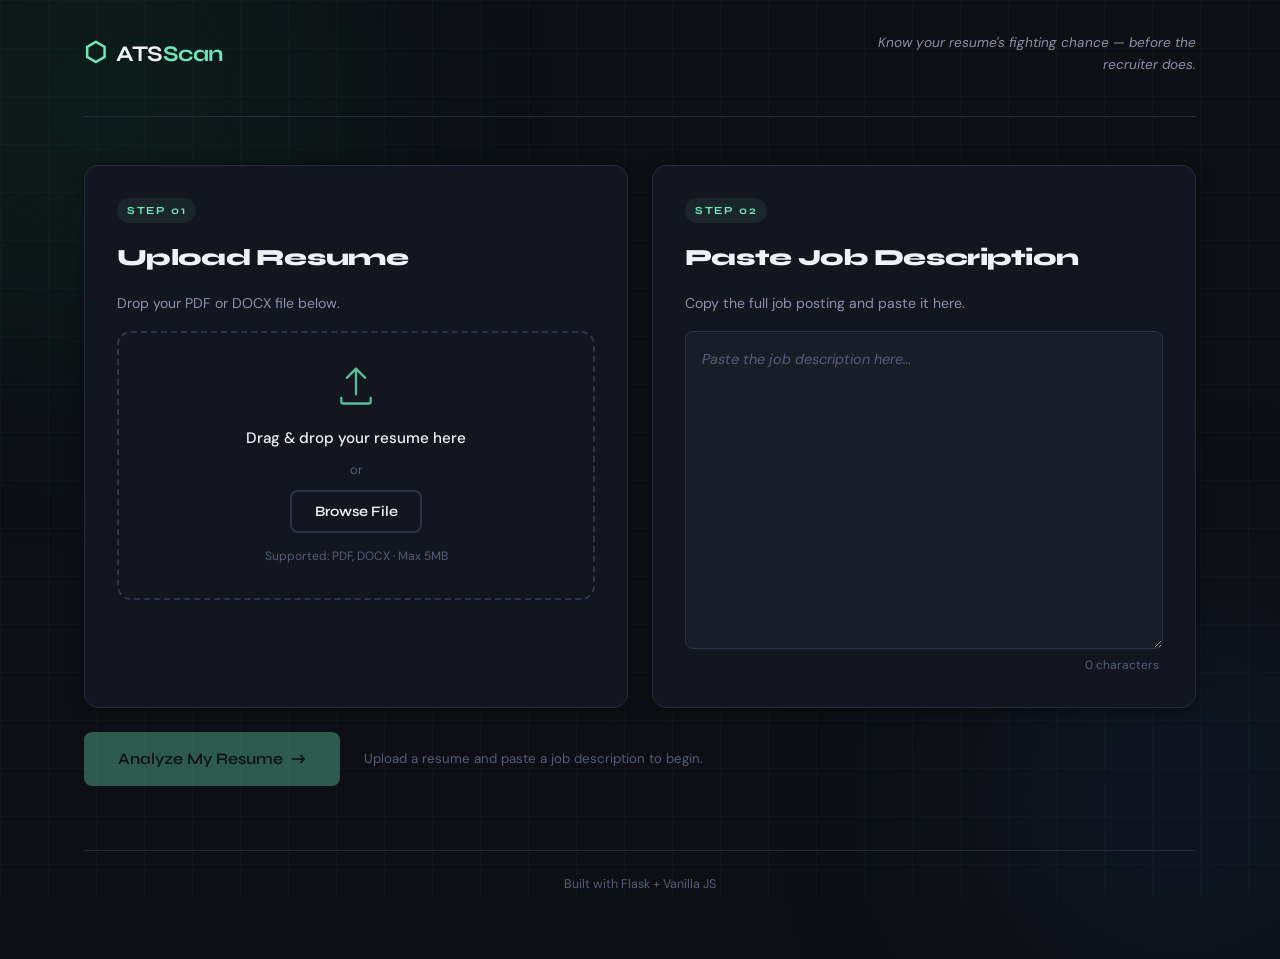
<file: frontend/index.html>
<!DOCTYPE html>
<html lang="en">
<head>
  <meta charset="UTF-8" />
  <meta name="viewport" content="width=device-width, initial-scale=1.0" />
  <title>ATS Resume Scanner</title>
  <link rel="preconnect" href="https://fonts.googleapis.com" />
  <link rel="preconnect" href="https://fonts.gstatic.com" crossorigin />
  <link href="https://fonts.googleapis.com/css2?family=Syne:wght@400;600;700;800&family=DM+Sans:ital,opsz,wght@0,9..40,300;0,9..40,400;0,9..40,500;1,9..40,300&display=swap" rel="stylesheet" />
  <link rel="stylesheet" href="css/style.css" />
</head>
<body>

  <div class="bg-grid"></div>
  <div class="bg-blob blob-1"></div>
  <div class="bg-blob blob-2"></div>

  <div class="app-wrapper">

    <header class="site-header">
      <div class="logo">
        <span class="logo-icon">⬡</span>
        <span class="logo-text">ATS<strong>Scan</strong></span>
      </div>
      <p class="tagline">Know your resume's fighting chance — before the recruiter does.</p>
    </header>

    <main class="main-grid">

      <section class="card card--upload" id="upload-section">
        <div class="card-label">STEP 01</div>
        <h2 class="card-title">Upload Resume</h2>
        <p class="card-desc">Drop your PDF or DOCX file below.</p>

        <div class="drop-zone" id="drop-zone">
          <div class="drop-icon">
            <svg viewBox="0 0 48 48" fill="none" xmlns="http://www.w3.org/2000/svg">
              <path d="M24 4L24 32M24 4L14 14M24 4L34 14" stroke="currentColor" stroke-width="2.5" stroke-linecap="round" stroke-linejoin="round"/>
              <path d="M8 36V40C8 41.1 8.9 42 10 42H38C39.1 42 40 41.1 40 40V36" stroke="currentColor" stroke-width="2.5" stroke-linecap="round"/>
            </svg>
          </div>
          <p class="drop-label">Drag &amp; drop your resume here</p>
          <p class="drop-sub">or</p>
          <button id="browse-btn" class="btn btn--outline" type="button">Browse File</button>
          <input type="file" id="resume-file" accept=".pdf,.docx" hidden />
          <p class="drop-formats">Supported: PDF, DOCX · Max 5MB</p>
        </div>

        <div class="file-preview hidden" id="file-preview">
          <span class="file-icon">📄</span>
          <span class="file-name" id="file-name-display"></span>
          <button class="remove-file" id="remove-file" type="button" title="Remove file">✕</button>
        </div>

        <div class="upload-status hidden" id="upload-status">
          <div class="status-bar">
            <div class="status-fill" id="status-fill"></div>
          </div>
          <p class="status-text" id="status-text">Uploading…</p>
        </div>

        <div class="upload-success hidden" id="upload-success">
          <span class="success-badge">✓ Resume parsed successfully</span>
          <span class="resume-id-tag" id="resume-id-tag"></span>
        </div>
      </section>

      <section class="card card--jd" id="jd-section">
        <div class="card-label">STEP 02</div>
        <h2 class="card-title">Paste Job Description</h2>
        <p class="card-desc">Copy the full job posting and paste it here.</p>

        <div class="textarea-wrapper">
          <textarea
            id="job-description"
            class="jd-textarea"
            placeholder="Paste the job description here…"
            rows="12"
          ></textarea>
          <div class="char-counter"><span id="char-count">0</span> characters</div>
        </div>
      </section>

      <div class="cta-row">
        <button class="btn btn--primary btn--large" id="analyze-btn" disabled type="button">
          <span class="btn-text">Analyze My Resume</span>
          <span class="btn-arrow">→</span>
        </button>
        <p class="cta-hint" id="cta-hint">Upload a resume and paste a job description to begin.</p>
      </div>

    </main>

    <div class="toast toast--error hidden" id="error-toast">
      <span class="toast-icon">⚠</span>
      <span class="toast-msg" id="toast-msg">Something went wrong.</span>
      <button class="toast-close" id="toast-close" type="button">✕</button>
    </div>

    <footer class="site-footer">
      <p>Built with Flask + Vanilla JS</p>
    </footer>
  </div>

  <script>
    const API_BASE = "http://127.0.0.1:5000";

    const fileInput       = document.getElementById("resume-file");
    const browseBtn       = document.getElementById("browse-btn");
    const dropZone        = document.getElementById("drop-zone");
    const filePreview     = document.getElementById("file-preview");
    const fileNameDisplay = document.getElementById("file-name-display");
    const removeFileBtn   = document.getElementById("remove-file");
    const uploadStatus    = document.getElementById("upload-status");
    const statusFill      = document.getElementById("status-fill");
    const statusText      = document.getElementById("status-text");
    const uploadSuccess   = document.getElementById("upload-success");
    const resumeIdTag     = document.getElementById("resume-id-tag");
    const analyzeBtn      = document.getElementById("analyze-btn");
    const ctaHint         = document.getElementById("cta-hint");
    const jdTextarea      = document.getElementById("job-description");
    const charCount       = document.getElementById("char-count");

    let currentResumeId = null;
    let jdReady = false;

    // Browse button — only this opens file picker
    browseBtn.addEventListener("click", function(e) {
      e.preventDefault();
      e.stopPropagation();
      fileInput.click();
    });

    // File selected
    fileInput.addEventListener("change", function() {
      if (fileInput.files && fileInput.files.length > 0) {
        handleFile(fileInput.files[0]);
      }
    });

    // Drag over
    dropZone.addEventListener("dragover", function(e) {
      e.preventDefault();
      e.stopPropagation();
      dropZone.classList.add("drag-over");
    });

    // Drag leave
    dropZone.addEventListener("dragleave", function(e) {
      e.preventDefault();
      dropZone.classList.remove("drag-over");
    });

    // Drop
    dropZone.addEventListener("drop", function(e) {
      e.preventDefault();
      e.stopPropagation();
      dropZone.classList.remove("drag-over");
      const files = e.dataTransfer.files;
      if (files && files.length > 0) {
        handleFile(files[0]);
      }
    });

    // Remove file
    removeFileBtn.addEventListener("click", function(e) {
      e.preventDefault();
      e.stopPropagation();
      resetUpload();
    });

    // JD textarea
    jdTextarea.addEventListener("input", function() {
      charCount.textContent = jdTextarea.value.length;
      jdReady = jdTextarea.value.trim().length >= 30;
      updateAnalyzeButton();
    });

    // Analyze button
    analyzeBtn.addEventListener("click", function(e) {
      e.preventDefault();
      runAnalysis();
    });

    function handleFile(file) {
      console.log("File received:", file.name, file.size);

      if (!/\.(pdf|docx)$/i.test(file.name)) {
        showToast("Only PDF and DOCX files are supported.");
        return;
      }
      if (file.size > 5 * 1024 * 1024) {
        showToast("File too large. Max 5MB.");
        return;
      }

      fileNameDisplay.textContent = file.name;
      show(filePreview);
      hide(uploadSuccess);
      hide(uploadStatus);
      uploadResume(file);
    }

    async function uploadResume(file) {
      console.log("Starting upload...");
      const formData = new FormData();
      formData.append("file", file);

      show(uploadStatus);
      setBar(30);
      statusText.textContent = "Uploading…";

      try {
        setBar(60);
        console.log("Sending to Flask...");

        const res = await fetch(API_BASE + "/upload-resume", {
          method: "POST",
          body: formData
        });

        setBar(90);
        console.log("Response status:", res.status);

        const data = await res.json();
        console.log("Response data:", JSON.stringify(data));

        if (!res.ok) {
          throw new Error(data.error || "Upload failed.");
        }

        setBar(100);
        statusText.textContent = "Done!";
        currentResumeId = data.resume_id;
        console.log("Resume ID:", currentResumeId);

        setTimeout(function() {
          hide(uploadStatus);
          show(uploadSuccess);
          resumeIdTag.textContent = "Resume ID: " + currentResumeId;
          updateAnalyzeButton();
          console.log("UI updated, analyze button disabled:", analyzeBtn.disabled);
        }, 500);

      } catch (err) {
        console.error("Upload error:", err.message);
        hide(uploadStatus);
        showToast("Error: " + err.message);
        resetUpload();
      }
    }

    async function runAnalysis() {
      const jdText = jdTextarea.value.trim();
      if (!currentResumeId) { showToast("Upload a resume first."); return; }
      if (!jdText) { showToast("Paste a job description first."); return; }

      analyzeBtn.disabled = true;
      analyzeBtn.querySelector(".btn-text").textContent = "Analyzing…";

      try {
        const res = await fetch(API_BASE + "/calculate-ats", {
          method: "POST",
          headers: { "Content-Type": "application/json" },
          body: JSON.stringify({
            resume_id: currentResumeId,
            job_description: jdText
          })
        });

        const data = await res.json();
        if (!res.ok) throw new Error(data.error || "Analysis failed.");
        window.location.href = "result.html?id=" + data.result_id;

      } catch (err) {
        analyzeBtn.disabled = false;
        analyzeBtn.querySelector(".btn-text").textContent = "Analyze My Resume";
        showToast("Error: " + err.message);
      }
    }

    function setBar(pct) { statusFill.style.width = pct + "%"; }
    function show(el) { el.classList.remove("hidden"); }
    function hide(el) { el.classList.add("hidden"); }

    function resetUpload() {
      currentResumeId = null;
      fileInput.value = "";
      hide(filePreview);
      hide(uploadStatus);
      hide(uploadSuccess);
      setBar(0);
      updateAnalyzeButton();
    }

    function updateAnalyzeButton() {
      const ready = !!(currentResumeId && jdReady);
      analyzeBtn.disabled = !ready;
      if (ready) {
        ctaHint.textContent = "You're all set — click to analyze!";
      } else if (!currentResumeId) {
        ctaHint.textContent = "Upload a resume to continue.";
      } else {
        ctaHint.textContent = "Paste a job description to continue.";
      }
    }

    function showToast(msg) {
      const toast = document.getElementById("error-toast");
      document.getElementById("toast-msg").textContent = msg;
      toast.classList.remove("hidden");
      document.getElementById("toast-close").onclick = function() {
        toast.classList.add("hidden");
      };
      setTimeout(function() { toast.classList.add("hidden"); }, 6000);
    }
  </script>

</body>
</html>
</file>
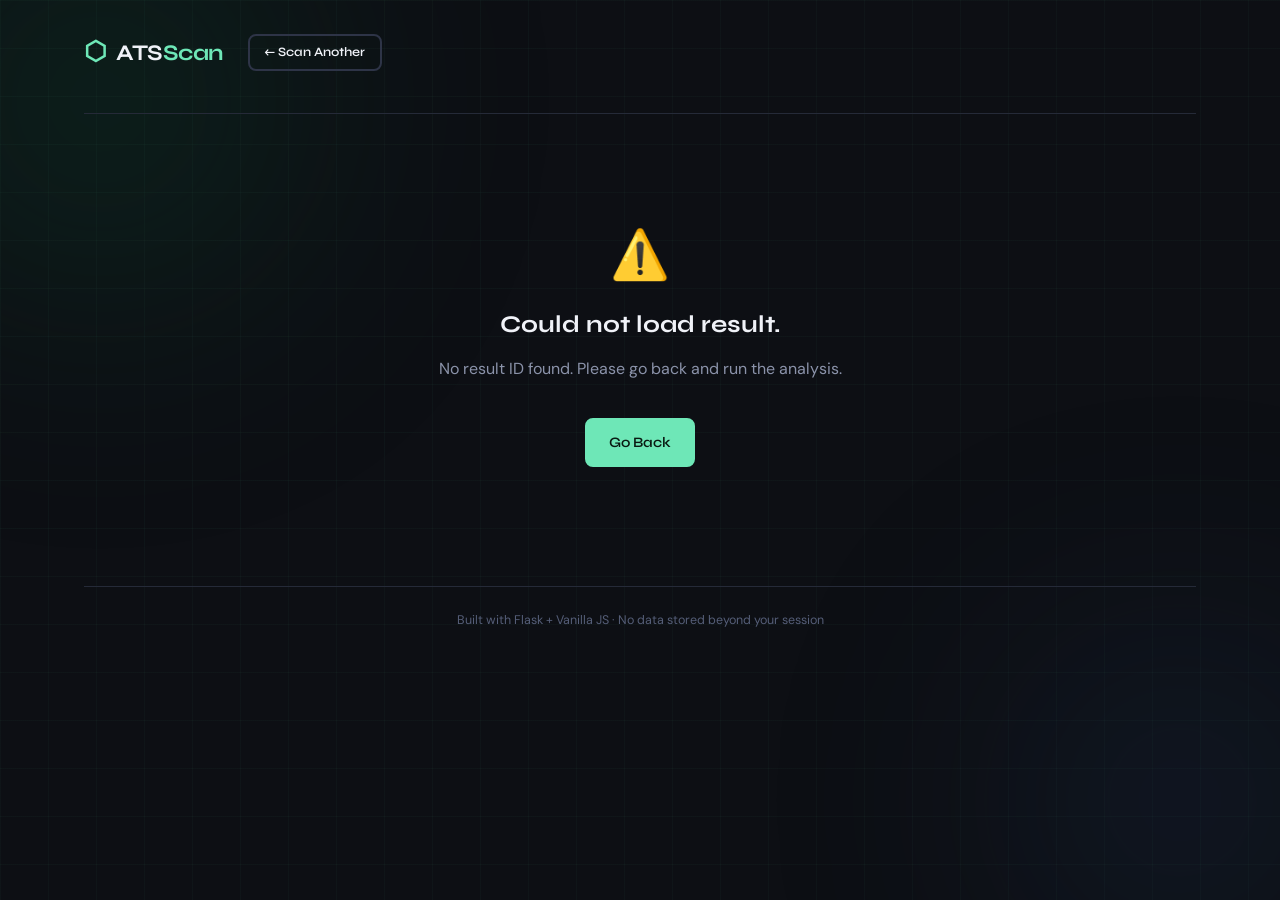
<file: frontend/result.html>
<!DOCTYPE html>
<html lang="en">
<head>
  <meta charset="UTF-8" />
  <meta name="viewport" content="width=device-width, initial-scale=1.0" />
  <title>ATS Result — ATSScan</title>
  <link rel="preconnect" href="https://fonts.googleapis.com" />
  <link rel="preconnect" href="https://fonts.gstatic.com" crossorigin />
  <link href="https://fonts.googleapis.com/css2?family=Syne:wght@400;600;700;800&family=DM+Sans:ital,opsz,wght@0,9..40,300;0,9..40,400;0,9..40,500;1,9..40,300&display=swap" rel="stylesheet" />
  <link rel="stylesheet" href="css/style.css" />
</head>
<body class="results-page">

  <div class="bg-grid"></div>
  <div class="bg-blob blob-1"></div>
  <div class="bg-blob blob-2"></div>

  <div class="app-wrapper">

    <header class="site-header">
      <div class="logo">
        <span class="logo-icon">⬡</span>
        <span class="logo-text">ATS<strong>Scan</strong></span>
      </div>
      <a href="index.html" class="btn btn--outline btn--sm">← Scan Another</a>
    </header>

    <!-- Loading state -->
    <div class="result-loading" id="result-loading">
      <div class="spinner"></div>
      <p>Calculating your score…</p>
    </div>

    <!-- Results content -->
    <main class="results-wrapper hidden" id="results-wrapper">

      <!-- Score hero -->
      <section class="score-hero">
        <div class="score-ring-container">
          <svg class="score-ring" viewBox="0 0 200 200" xmlns="http://www.w3.org/2000/svg">
            <circle class="ring-bg"    cx="100" cy="100" r="80" />
            <circle class="ring-fill"  cx="100" cy="100" r="80" id="ring-fill" />
          </svg>
          <div class="score-center">
            <span class="score-number" id="score-number">0</span>
            <span class="score-label">/ 100</span>
          </div>
        </div>

        <div class="score-meta">
          <h1 class="score-headline" id="score-headline">Calculating…</h1>
          <p class="score-sub" id="score-sub"></p>
          <div class="score-pills">
            <div class="pill pill--green">
              <span class="pill-num" id="matched-count">0</span>
              <span class="pill-label">Matched Keywords</span>
            </div>
            <div class="pill pill--red">
              <span class="pill-num" id="missing-count">0</span>
              <span class="pill-label">Missing Keywords</span>
            </div>
          </div>
        </div>
      </section>

      <!-- Keywords grid -->
      <section class="keywords-grid">

        <div class="kw-card kw-card--matched">
          <div class="kw-card-header">
            <span class="kw-badge kw-badge--matched">✓ Matched</span>
            <span class="kw-count" id="matched-total"></span>
          </div>
          <div class="kw-list" id="matched-list">
            <!-- Injected by JS -->
          </div>
        </div>

        <div class="kw-card kw-card--missing">
          <div class="kw-card-header">
            <span class="kw-badge kw-badge--missing">✗ Missing</span>
            <span class="kw-count" id="missing-total"></span>
          </div>
          <div class="kw-list" id="missing-list">
            <!-- Injected by JS -->
          </div>
          <p class="kw-tip">💡 Consider adding these keywords naturally to your resume to improve your score.</p>
        </div>

      </section>

      <!-- Action row -->
      <div class="result-actions">
        <a href="index.html" class="btn btn--primary">Scan Another Resume</a>
        <button class="btn btn--outline" id="copy-result-btn">Copy Result Summary</button>
      </div>

    </main>

    <!-- Error state -->
    <div class="result-error hidden" id="result-error">
      <p class="error-emoji">⚠️</p>
      <h2>Could not load result.</h2>
      <p id="result-error-msg">No result ID found. Please go back and run the analysis.</p>
      <a href="index.html" class="btn btn--primary" style="margin-top:1.5rem;">Go Back</a>
    </div>

    <footer class="site-footer">
      <p>Built with Flask + Vanilla JS · No data stored beyond your session</p>
    </footer>
  </div>

  <script src="js/ats_score.js"></script>
</body>
</html>
</file>
<file: frontend/css/style.css>
/* =========================================================
   ATS Scanner — style.css
   Design: Dark industrial-editorial with sharp accents
   Fonts: Syne (display) + DM Sans (body)
   ========================================================= */

/* ── Variables ─────────────────────────────────────────── */
:root {
  --bg:           #0d0f14;
  --bg-card:      #13161e;
  --bg-card-alt:  #191d28;
  --border:       #252a38;
  --border-light: #2e3447;

  --accent:       #6ee7b7;   /* emerald-300 */
  --accent-dim:   #34d399;
  --danger:       #f87171;
  --warn:         #fbbf24;

  --text-primary: #f0f2f8;
  --text-secondary:#8b93aa;
  --text-muted:   #555e78;

  --font-display: 'Syne', sans-serif;
  --font-body:    'DM Sans', sans-serif;

  --radius:       14px;
  --radius-sm:    8px;
  --radius-pill:  999px;

  --shadow:       0 4px 32px rgba(0,0,0,.45);
  --shadow-card:  0 2px 16px rgba(0,0,0,.35);
}

/* ── Reset ─────────────────────────────────────────────── */
*, *::before, *::after { box-sizing: border-box; margin: 0; padding: 0; }
html { font-size: 16px; scroll-behavior: smooth; }
body {
  font-family: var(--font-body);
  background: var(--bg);
  color: var(--text-primary);
  min-height: 100vh;
  overflow-x: hidden;
  line-height: 1.6;
}

/* ── Background decorations ─────────────────────────────── */
.bg-grid {
  position: fixed; inset: 0; z-index: 0; pointer-events: none;
  background-image:
    linear-gradient(rgba(110,231,183,.03) 1px, transparent 1px),
    linear-gradient(90deg, rgba(110,231,183,.03) 1px, transparent 1px);
  background-size: 48px 48px;
}
.bg-blob {
  position: fixed; border-radius: 50%; filter: blur(120px);
  pointer-events: none; z-index: 0; opacity: .35;
}
.blob-1 {
  width: 600px; height: 600px;
  top: -200px; left: -200px;
  background: radial-gradient(circle, #0d5c38 0%, transparent 70%);
}
.blob-2 {
  width: 500px; height: 500px;
  bottom: -150px; right: -150px;
  background: radial-gradient(circle, #1e3a5f 0%, transparent 70%);
}

/* ── Layout wrapper ─────────────────────────────────────── */
.app-wrapper {
  position: relative; z-index: 1;
  max-width: 1160px;
  margin: 0 auto;
  padding: 2rem 1.5rem 4rem;
}

/* ── Header ─────────────────────────────────────────────── */
.site-header {
  display: flex; align-items: center; gap: 1.5rem;
  padding-bottom: 2.5rem;
  border-bottom: 1px solid var(--border);
  margin-bottom: 3rem;
  flex-wrap: wrap;
}
.logo {
  display: flex; align-items: center; gap: .6rem;
  font-family: var(--font-display);
  font-size: 1.4rem; font-weight: 700;
  letter-spacing: -.02em;
}
.logo-icon { font-size: 1.6rem; color: var(--accent); }
.logo-text strong { color: var(--accent); }
.tagline {
  font-size: .85rem; color: var(--text-secondary);
  font-style: italic; margin-left: auto;
  max-width: 320px; text-align: right;
}

/* ── Main grid ───────────────────────────────────────────── */
.main-grid {
  display: grid;
  grid-template-columns: 1fr 1fr;
  grid-template-rows: auto auto;
  gap: 1.5rem;
}

/* ── Cards ───────────────────────────────────────────────── */
.card {
  background: var(--bg-card);
  border: 1px solid var(--border);
  border-radius: var(--radius);
  padding: 2rem;
  box-shadow: var(--shadow-card);
  display: flex; flex-direction: column; gap: 1rem;
  transition: border-color .25s;
}
.card:hover { border-color: var(--border-light); }

.card-label {
  font-family: var(--font-display);
  font-size: .68rem; font-weight: 700;
  letter-spacing: .14em;
  color: var(--accent);
  background: rgba(110,231,183,.08);
  display: inline-block;
  padding: .25rem .65rem;
  border-radius: var(--radius-pill);
  width: fit-content;
}
.card-title {
  font-family: var(--font-display);
  font-size: 1.45rem; font-weight: 800;
  color: var(--text-primary);
  letter-spacing: -.03em;
}
.card-desc { font-size: .88rem; color: var(--text-secondary); }

/* ── Drop zone ──────────────────────────────────────────── */
.drop-zone {
  border: 2px dashed var(--border-light);
  border-radius: var(--radius);
  padding: 2rem 1rem;
  text-align: center;
  cursor: pointer;
  transition: border-color .2s, background .2s;
  display: flex; flex-direction: column; align-items: center; gap: .6rem;
}
.drop-zone:hover,
.drop-zone.drag-over {
  border-color: var(--accent);
  background: rgba(110,231,183,.04);
}
.drop-icon { color: var(--accent); width: 44px; opacity: .8; }
.drop-icon svg { width: 100%; height: auto; }
.drop-label { font-weight: 500; font-size: .95rem; }
.drop-sub { font-size: .8rem; color: var(--text-muted); }
.drop-formats { font-size: .75rem; color: var(--text-muted); margin-top: .25rem; }

/* ── File preview ───────────────────────────────────────── */
.file-preview {
  display: flex; align-items: center; gap: .75rem;
  background: var(--bg-card-alt);
  border: 1px solid var(--border-light);
  border-radius: var(--radius-sm);
  padding: .75rem 1rem;
  font-size: .88rem;
}
.file-icon { font-size: 1.2rem; }
.file-name { flex: 1; word-break: break-all; }
.remove-file {
  background: none; border: none; color: var(--text-muted);
  cursor: pointer; font-size: 1rem;
  transition: color .15s;
}
.remove-file:hover { color: var(--danger); }

/* ── Upload status bar ──────────────────────────────────── */
.upload-status { display: flex; flex-direction: column; gap: .5rem; }
.status-bar {
  width: 100%; height: 5px;
  background: var(--border); border-radius: 99px; overflow: hidden;
}
.status-fill {
  height: 100%;
  background: linear-gradient(90deg, var(--accent), var(--accent-dim));
  border-radius: 99px;
  width: 0;
  transition: width .4s ease;
}
.status-text { font-size: .82rem; color: var(--text-secondary); }

/* ── Upload success ─────────────────────────────────────── */
.upload-success {
  display: flex; align-items: center; gap: .75rem; flex-wrap: wrap;
}
.success-badge {
  background: rgba(110,231,183,.12);
  color: var(--accent);
  border: 1px solid rgba(110,231,183,.25);
  border-radius: var(--radius-pill);
  padding: .3rem .8rem;
  font-size: .82rem; font-weight: 600;
}
.resume-id-tag {
  font-size: .78rem; color: var(--text-muted);
  font-family: monospace;
}

/* ── Textarea ───────────────────────────────────────────── */
.textarea-wrapper { position: relative; display: flex; flex-direction: column; gap: .4rem; }
.jd-textarea {
  width: 100%; resize: vertical;
  background: var(--bg-card-alt);
  border: 1px solid var(--border-light);
  border-radius: var(--radius-sm);
  color: var(--text-primary);
  font-family: var(--font-body);
  font-size: .9rem; line-height: 1.65;
  padding: 1rem;
  transition: border-color .2s;
  min-height: 200px;
}
.jd-textarea::placeholder { color: var(--text-muted); font-style: italic; }
.jd-textarea:focus { outline: none; border-color: var(--accent); }
.char-counter {
  font-size: .75rem; color: var(--text-muted);
  text-align: right; padding-right: .25rem;
}

/* ── CTA row ────────────────────────────────────────────── */
.cta-row {
  grid-column: 1 / -1;
  display: flex; align-items: center; gap: 1.5rem;
  flex-wrap: wrap;
}
.cta-hint { font-size: .83rem; color: var(--text-muted); }

/* ── Buttons ────────────────────────────────────────────── */
.btn {
  display: inline-flex; align-items: center; gap: .5rem;
  padding: .7rem 1.4rem;
  border-radius: var(--radius-sm);
  font-family: var(--font-display);
  font-size: .9rem; font-weight: 600;
  cursor: pointer; text-decoration: none;
  border: 2px solid transparent;
  transition: all .2s;
  white-space: nowrap;
}
.btn--primary {
  background: var(--accent);
  color: #0a1a12;
  border-color: var(--accent);
}
.btn--primary:hover:not(:disabled) {
  background: var(--accent-dim);
  border-color: var(--accent-dim);
  transform: translateY(-1px);
  box-shadow: 0 6px 20px rgba(110,231,183,.3);
}
.btn--primary:disabled {
  opacity: .35; cursor: not-allowed; transform: none; box-shadow: none;
}
.btn--outline {
  background: transparent;
  color: var(--text-primary);
  border-color: var(--border-light);
}
.btn--outline:hover {
  border-color: var(--accent);
  color: var(--accent);
}
.btn--large { padding: .9rem 2rem; font-size: 1rem; }
.btn--sm    { padding: .4rem .9rem; font-size: .8rem; }
.btn-arrow  { font-size: 1.1rem; transition: transform .2s; }
.btn--primary:hover .btn-arrow { transform: translateX(4px); }

/* ── Toast ──────────────────────────────────────────────── */
.toast {
  position: fixed; bottom: 2rem; left: 50%; transform: translateX(-50%);
  display: flex; align-items: center; gap: .75rem;
  padding: .85rem 1.25rem;
  border-radius: var(--radius-sm);
  font-size: .88rem; font-weight: 500;
  box-shadow: var(--shadow);
  z-index: 999;
  min-width: 280px; max-width: 480px;
  animation: slideUp .25s ease;
}
.toast--error {
  background: #2a1111;
  border: 1px solid #7f2020;
  color: var(--danger);
}
.toast-icon { font-size: 1rem; }
.toast-msg  { flex: 1; }
.toast-close {
  background: none; border: none; color: inherit;
  cursor: pointer; opacity: .6; font-size: .9rem;
}
.toast-close:hover { opacity: 1; }

/* ── Footer ─────────────────────────────────────────────── */
.site-footer {
  margin-top: 4rem; padding-top: 1.5rem;
  border-top: 1px solid var(--border);
  text-align: center;
  font-size: .78rem; color: var(--text-muted);
}

/* ── Utilities ──────────────────────────────────────────── */
.hidden { display: none !important; }

@keyframes slideUp {
  from { opacity: 0; transform: translateX(-50%) translateY(12px); }
  to   { opacity: 1; transform: translateX(-50%) translateY(0); }
}
@keyframes fadeIn {
  from { opacity: 0; transform: translateY(10px); }
  to   { opacity: 1; transform: translateY(0); }
}

/* ═══════════════════════════════════════════════════════════
   RESULTS PAGE
   ═══════════════════════════════════════════════════════════ */

/* Loading spinner */
.result-loading {
  display: flex; flex-direction: column; align-items: center;
  justify-content: center; gap: 1.25rem;
  min-height: 40vh;
  color: var(--text-secondary);
  font-size: .95rem;
}
.spinner {
  width: 44px; height: 44px;
  border: 3px solid var(--border-light);
  border-top-color: var(--accent);
  border-radius: 50%;
  animation: spin .7s linear infinite;
}
@keyframes spin { to { transform: rotate(360deg); } }

/* Error state */
.result-error {
  display: flex; flex-direction: column; align-items: center;
  text-align: center; gap: .75rem;
  min-height: 40vh; justify-content: center;
  color: var(--text-secondary);
}
.error-emoji { font-size: 3rem; }
.result-error h2 {
  font-family: var(--font-display); font-size: 1.5rem;
  color: var(--text-primary);
}

/* Results wrapper */
.results-wrapper {
  display: flex; flex-direction: column; gap: 2.5rem;
  animation: fadeIn .4s ease;
}

/* Score hero */
.score-hero {
  display: flex; align-items: center; gap: 3rem;
  background: var(--bg-card);
  border: 1px solid var(--border);
  border-radius: var(--radius);
  padding: 2.5rem;
  box-shadow: var(--shadow-card);
  flex-wrap: wrap;
}

/* Score ring */
.score-ring-container {
  position: relative; width: 180px; height: 180px; flex-shrink: 0;
}
.score-ring {
  width: 100%; height: 100%;
  transform: rotate(-90deg);
}
.ring-bg {
  fill: none;
  stroke: var(--border-light);
  stroke-width: 12;
}
.ring-fill {
  fill: none;
  stroke: var(--accent);
  stroke-width: 12;
  stroke-linecap: round;
  stroke-dasharray: 502.65; /* 2π × 80 */
  stroke-dashoffset: 502.65;
  transition: stroke-dashoffset 1.4s cubic-bezier(.4,0,.2,1),
              stroke .4s;
}
.score-center {
  position: absolute; inset: 0;
  display: flex; flex-direction: column; align-items: center; justify-content: center;
}
.score-number {
  font-family: var(--font-display);
  font-size: 2.8rem; font-weight: 800;
  line-height: 1; color: var(--text-primary);
}
.score-label {
  font-size: .75rem; color: var(--text-muted); margin-top: .1rem;
}

/* Score meta */
.score-meta { flex: 1; display: flex; flex-direction: column; gap: 1rem; }
.score-headline {
  font-family: var(--font-display);
  font-size: 1.9rem; font-weight: 800;
  letter-spacing: -.03em;
  color: var(--text-primary);
}
.score-sub { font-size: .92rem; color: var(--text-secondary); max-width: 420px; }

.score-pills { display: flex; gap: 1rem; flex-wrap: wrap; }
.pill {
  display: flex; flex-direction: column; align-items: center;
  padding: .8rem 1.4rem;
  border-radius: var(--radius-sm);
  border: 1px solid;
}
.pill--green {
  background: rgba(110,231,183,.07);
  border-color: rgba(110,231,183,.2);
  color: var(--accent);
}
.pill--red {
  background: rgba(248,113,113,.07);
  border-color: rgba(248,113,113,.2);
  color: var(--danger);
}
.pill-num {
  font-family: var(--font-display);
  font-size: 1.8rem; font-weight: 800; line-height: 1;
}
.pill-label { font-size: .75rem; color: var(--text-secondary); margin-top: .2rem; }

/* Keywords grid */
.keywords-grid {
  display: grid; grid-template-columns: 1fr 1fr; gap: 1.5rem;
}
.kw-card {
  background: var(--bg-card);
  border: 1px solid var(--border);
  border-radius: var(--radius);
  padding: 1.75rem;
  display: flex; flex-direction: column; gap: 1rem;
  box-shadow: var(--shadow-card);
}
.kw-card-header {
  display: flex; align-items: center; justify-content: space-between; gap: .75rem;
}
.kw-badge {
  font-family: var(--font-display);
  font-size: .72rem; font-weight: 700; letter-spacing: .1em;
  padding: .25rem .7rem;
  border-radius: var(--radius-pill);
}
.kw-badge--matched {
  background: rgba(110,231,183,.12); color: var(--accent);
  border: 1px solid rgba(110,231,183,.25);
}
.kw-badge--missing {
  background: rgba(248,113,113,.1); color: var(--danger);
  border: 1px solid rgba(248,113,113,.25);
}
.kw-count { font-size: .78rem; color: var(--text-muted); }

.kw-list {
  display: flex; flex-wrap: wrap; gap: .5rem;
  max-height: 300px; overflow-y: auto;
}
.kw-list::-webkit-scrollbar { width: 4px; }
.kw-list::-webkit-scrollbar-track { background: transparent; }
.kw-list::-webkit-scrollbar-thumb { background: var(--border-light); border-radius: 99px; }

.kw-tag {
  font-size: .78rem;
  padding: .28rem .7rem;
  border-radius: var(--radius-pill);
  font-weight: 500;
  animation: fadeIn .3s ease both;
}
.kw-tag--matched {
  background: rgba(110,231,183,.1);
  color: var(--accent);
  border: 1px solid rgba(110,231,183,.2);
}
.kw-tag--missing {
  background: rgba(248,113,113,.08);
  color: var(--danger);
  border: 1px solid rgba(248,113,113,.2);
}
.kw-tip {
  font-size: .8rem; color: var(--text-muted);
  background: rgba(251,191,36,.05);
  border: 1px solid rgba(251,191,36,.15);
  border-radius: var(--radius-sm);
  padding: .65rem .9rem;
}

/* Result actions */
.result-actions {
  display: flex; gap: 1rem; flex-wrap: wrap;
}

/* ── Responsive ─────────────────────────────────────────── */
@media (max-width: 780px) {
  .main-grid { grid-template-columns: 1fr; }
  .keywords-grid { grid-template-columns: 1fr; }
  .score-hero { flex-direction: column; align-items: flex-start; gap: 1.5rem; }
  .tagline { display: none; }
}
</file>
